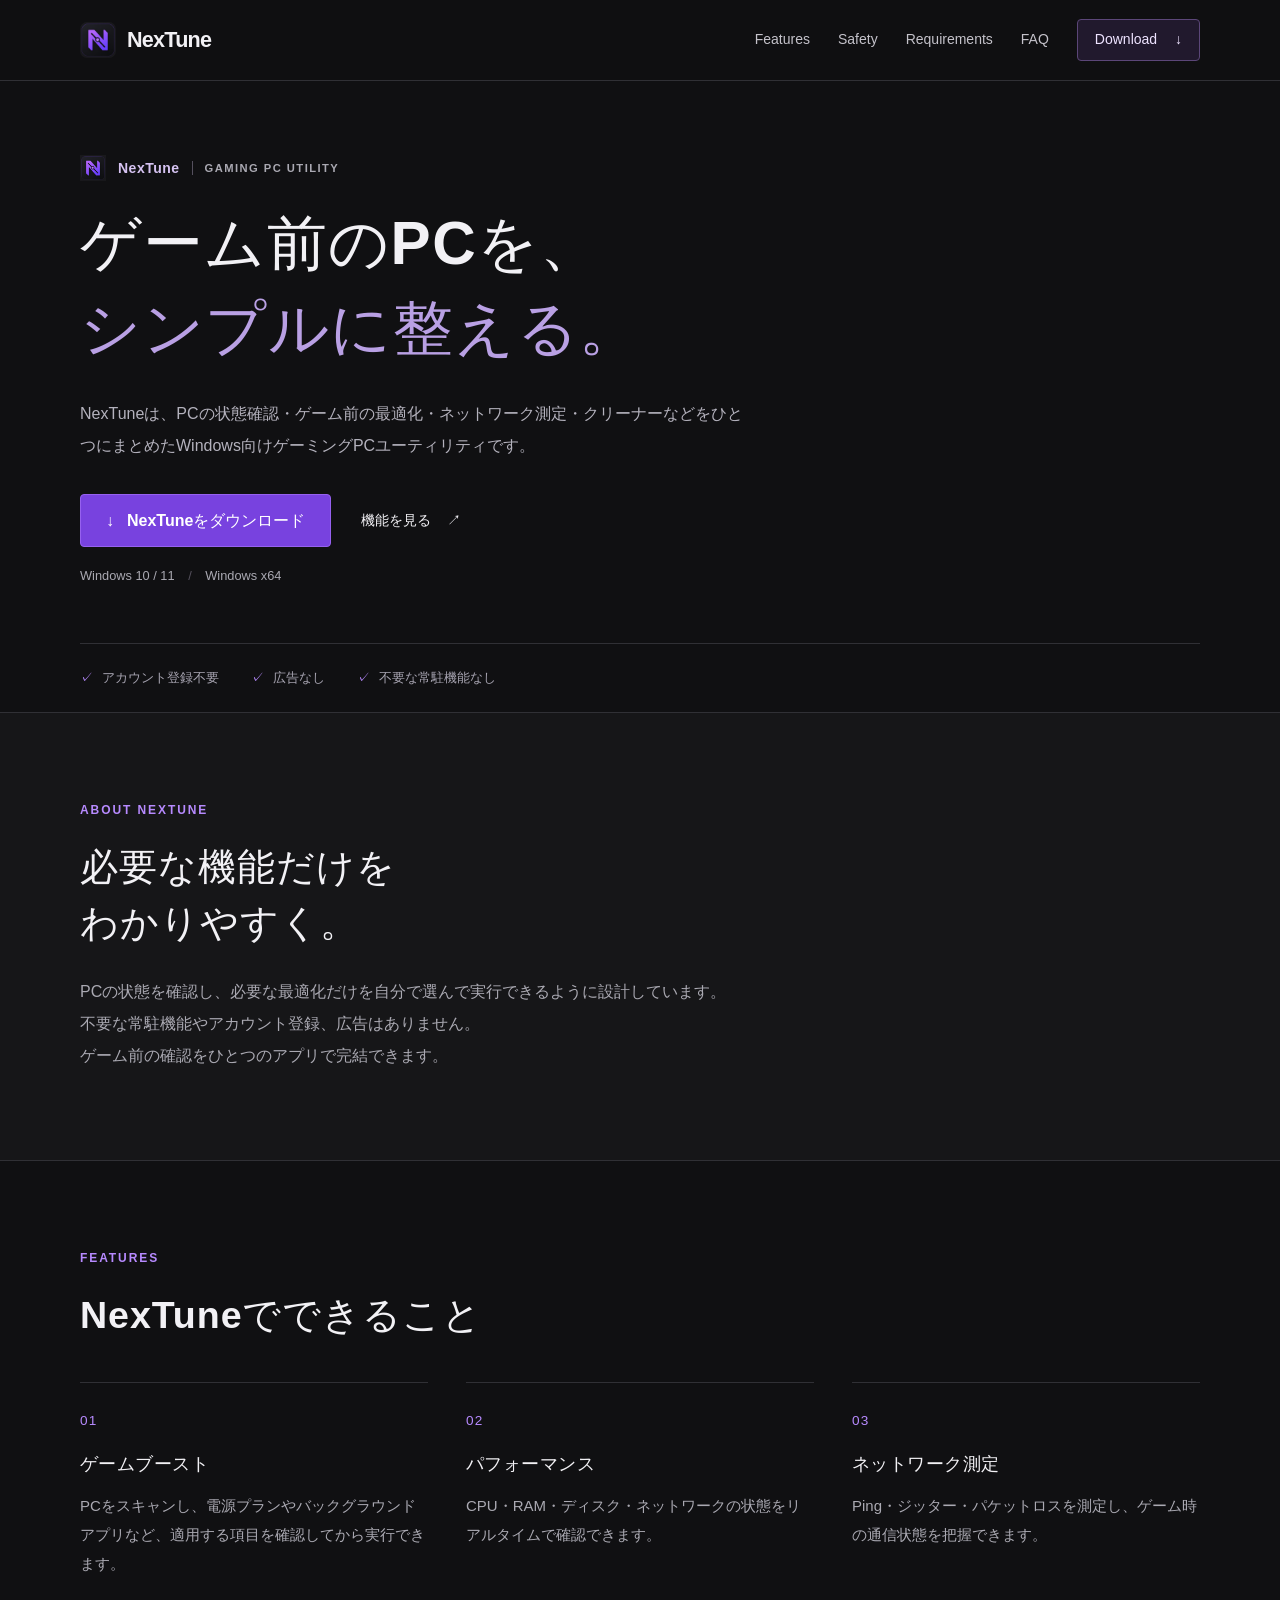
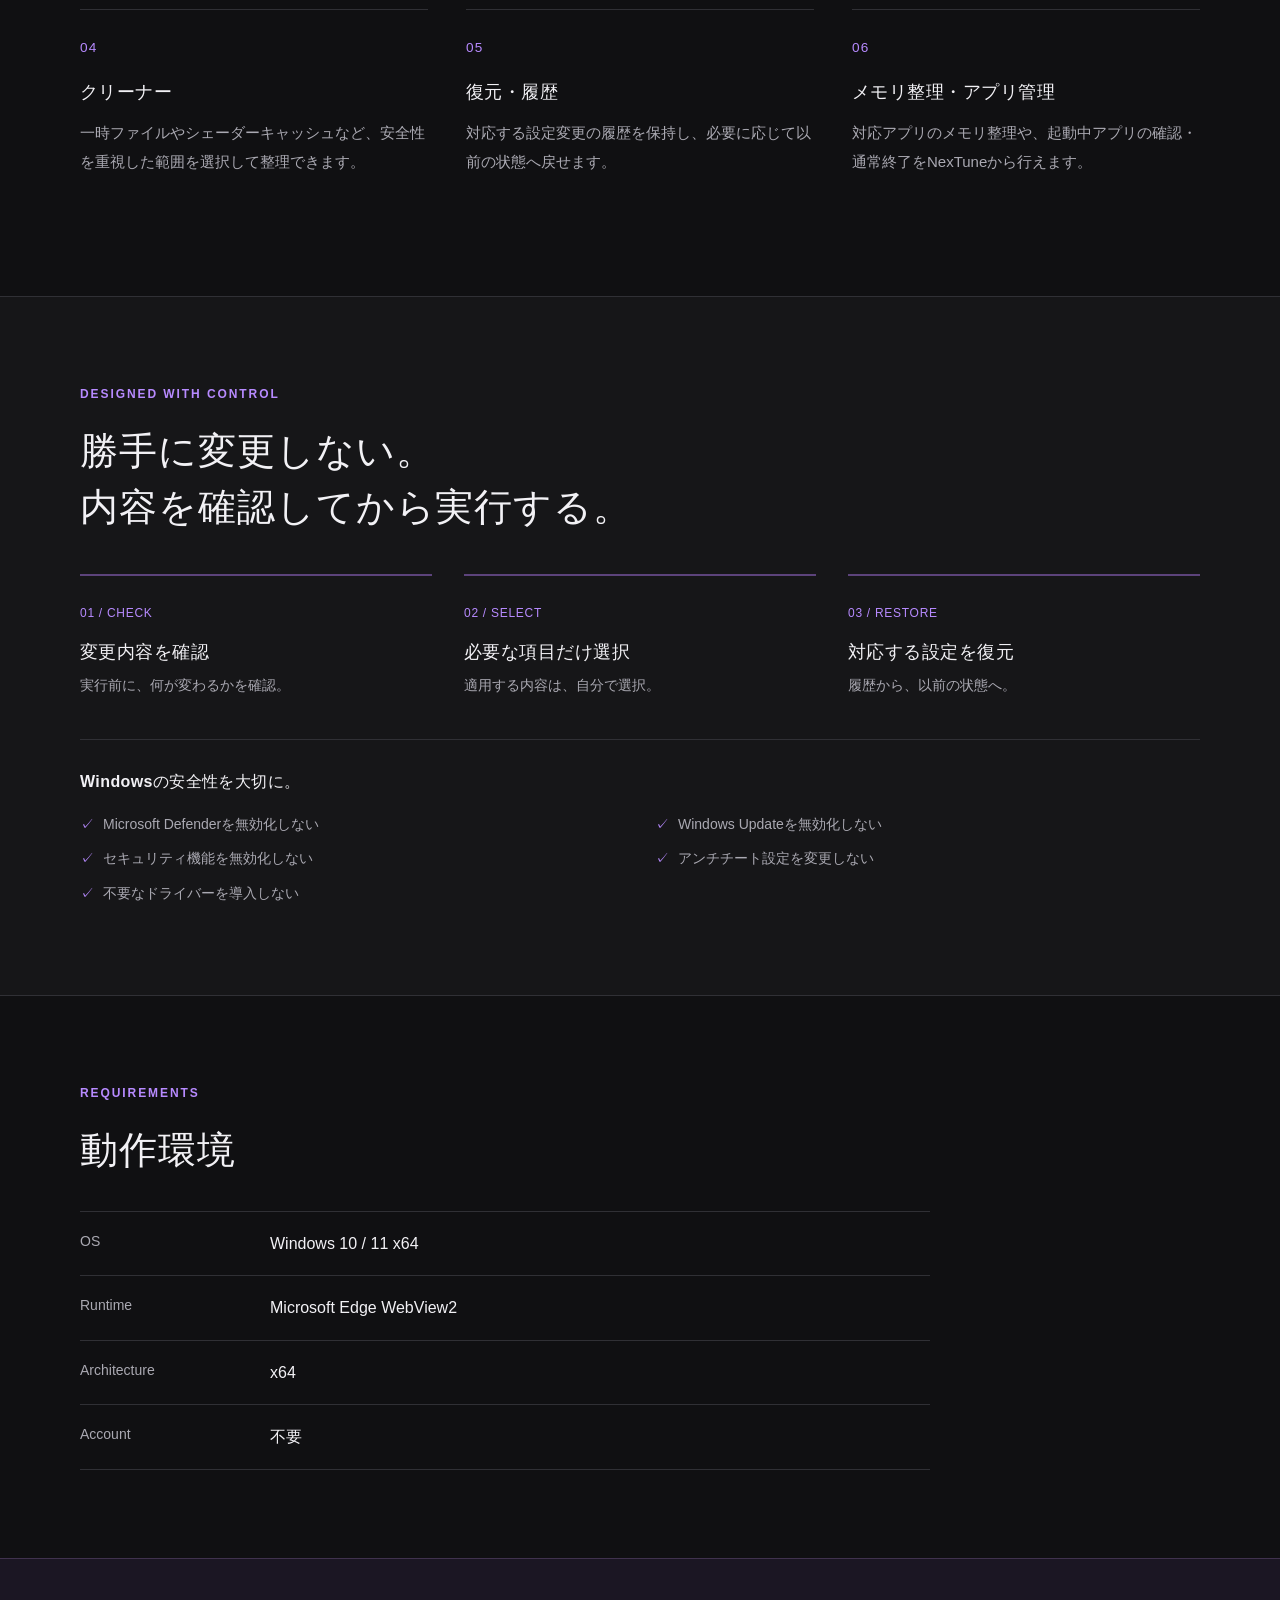
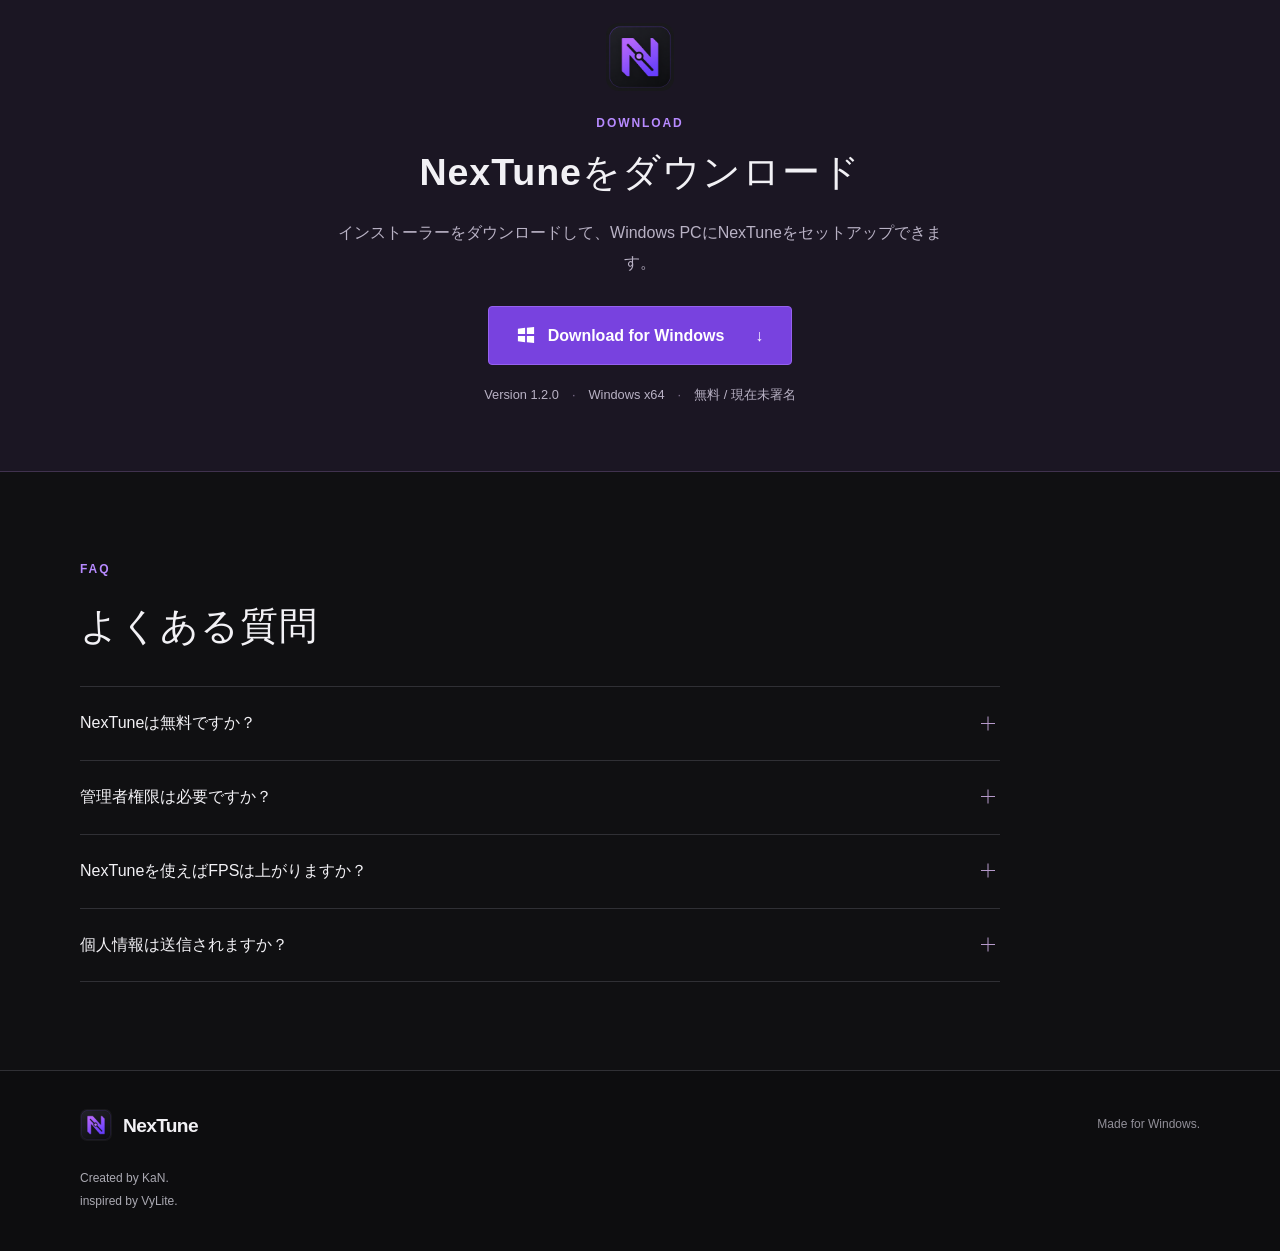
<file: index.html>
<!doctype html>
<html lang="ja">
<head>
  <meta charset="utf-8">
  <meta name="viewport" content="width=device-width, initial-scale=1">
  <title>NexTune — Gaming PC Utility</title>
  <meta name="description" content="ゲーム前のPCを、シンプルに整える。NexTuneはPC状態確認・ゲームブースト・ネットワーク測定・クリーナーなどをまとめたWindows向けゲーミングPCユーティリティ。">
  <meta name="theme-color" content="#101012">
  <link rel="icon" href="assets/icons/favicon.ico" sizes="any">
  <link rel="icon" type="image/png" sizes="32x32" href="assets/icons/favicon-32x32.png">
  <link rel="apple-touch-icon" sizes="180x180" href="assets/icons/apple-touch-icon.png">
  <meta property="og:type" content="website">
  <meta property="og:locale" content="ja_JP">
  <meta property="og:site_name" content="NexTune">
  <meta property="og:title" content="NexTune — Gaming PC Utility">
  <meta property="og:description" content="ゲーム前のPCを、シンプルに整える。Windows向けゲーミングPCユーティリティ。">
  
  <meta property="og:image" content="assets/og/nextune-og.png">
  <meta property="og:image:width" content="1200">
  <meta property="og:image:height" content="630">
  <meta property="og:image:alt" content="NexTune — ゲーム前のPCを、シンプルに整える。">
  <meta name="twitter:card" content="summary_large_image">
  <meta name="twitter:title" content="NexTune — Gaming PC Utility">
  <meta name="twitter:description" content="ゲーム前のPCを、シンプルに整える。Windows向けゲーミングPCユーティリティ。">
  <meta name="twitter:image" content="assets/og/nextune-og.png">
  <meta name="twitter:image:alt" content="NexTune — ゲーム前のPCを、シンプルに整える。">
  <link rel="stylesheet" href="style.css">
  <script src="script.js" defer></script>
</head>
<body>
  <a class="skip-link" href="#main">本文へスキップ</a>
  <header class="header">
    <div class="container header-inner">
      <a class="brand" href="#" aria-label="NexTune トップへ"><img src="assets/icons/icon-192.png" width="36" height="36" alt=""><span>NexTune</span></a>
      <button class="menu-toggle" type="button" aria-expanded="false" aria-controls="navigation" aria-label="メニューを開く"><span></span><span></span></button>
      <nav id="navigation" aria-label="メインナビゲーション">
        <a href="#features">Features</a><a href="#safety">Safety</a><a href="#requirements">Requirements</a><a href="#faq">FAQ</a><a class="nav-download" href="#download">Download <span aria-hidden="true">↓</span></a>
      </nav>
    </div>
  </header>
  <main id="main">
    <section class="hero container" aria-labelledby="hero-title">
      <p class="eyebrow hero-label"><img src="assets/icons/icon-192.png" width="26" height="26" alt="">NexTune <span class="label-divider"></span><span>GAMING PC UTILITY</span></p>
      <h1 id="hero-title">ゲーム前のPCを、<br><span>シンプルに整える。</span></h1>
      <p class="hero-description">NexTuneは、PCの状態確認・ゲーム前の最適化・ネットワーク測定・クリーナーなどをひとつにまとめたWindows向けゲーミングPCユーティリティです。</p>
      <div class="hero-actions"><a class="button primary" href="#download"><span aria-hidden="true">↓</span> NexTuneをダウンロード</a><a class="text-link" href="#features">機能を見る <span aria-hidden="true">↗</span></a></div>
      <p class="compatibility">Windows 10 / 11 <span aria-hidden="true">/</span> Windows x64</p>
      <div class="hero-bottom"><span>アカウント登録不要</span><span>広告なし</span><span>不要な常駐機能なし</span></div>
    </section>
    <section class="section about" aria-labelledby="about-title">
      <div class="container"><p class="eyebrow">ABOUT NEXTUNE</p><h2 id="about-title">必要な機能だけを<br>わかりやすく。</h2><p class="section-description">PCの状態を確認し、必要な最適化だけを自分で選んで実行できるように設計しています。<br>不要な常駐機能やアカウント登録、広告はありません。<br>ゲーム前の確認をひとつのアプリで完結できます。</p></div>
    </section>
    <section class="section container" id="features" aria-labelledby="features-title">
      <p class="eyebrow">FEATURES</p><h2 id="features-title">NexTuneでできること</h2>
      <div class="feature-grid">
        <article class="feature"><span class="number">01</span><h3>ゲームブースト</h3><p>PCをスキャンし、電源プランやバックグラウンドアプリなど、適用する項目を確認してから実行できます。</p></article>
        <article class="feature"><span class="number">02</span><h3>パフォーマンス</h3><p>CPU・RAM・ディスク・ネットワークの状態をリアルタイムで確認できます。</p></article>
        <article class="feature"><span class="number">03</span><h3>ネットワーク測定</h3><p>Ping・ジッター・パケットロスを測定し、ゲーム時の通信状態を把握できます。</p></article>
        <article class="feature"><span class="number">04</span><h3>クリーナー</h3><p>一時ファイルやシェーダーキャッシュなど、安全性を重視した範囲を選択して整理できます。</p></article>
        <article class="feature"><span class="number">05</span><h3>復元・履歴</h3><p>対応する設定変更の履歴を保持し、必要に応じて以前の状態へ戻せます。</p></article>
        <article class="feature"><span class="number">06</span><h3>メモリ整理・アプリ管理</h3><p>対応アプリのメモリ整理や、起動中アプリの確認・通常終了をNexTuneから行えます。</p></article>
      </div>
    </section>
    <section class="section safety" id="safety" aria-labelledby="safety-title"><div class="container">
      <p class="eyebrow">DESIGNED WITH CONTROL</p><h2 id="safety-title">勝手に変更しない。<br>内容を確認してから実行する。</h2>
      <div class="control-steps"><div><span class="step-number">01 / CHECK</span><h3>変更内容を確認</h3><p>実行前に、何が変わるかを確認。</p></div><div><span class="step-number">02 / SELECT</span><h3>必要な項目だけ選択</h3><p>適用する内容は、自分で選択。</p></div><div><span class="step-number">03 / RESTORE</span><h3>対応する設定を復元</h3><p>履歴から、以前の状態へ。</p></div></div>
      <div class="safety-boundary"><h3>Windowsの安全性を大切に。</h3><ul class="check-list"><li>Microsoft Defenderを無効化しない</li><li>Windows Updateを無効化しない</li><li>セキュリティ機能を無効化しない</li><li>アンチチート設定を変更しない</li><li>不要なドライバーを導入しない</li></ul></div>
    </div></section>
    <section class="section container requirements" id="requirements" aria-labelledby="requirements-title"><p class="eyebrow">REQUIREMENTS</p><h2 id="requirements-title">動作環境</h2><dl class="specs"><div><dt>OS</dt><dd>Windows 10 / 11 x64</dd></div><div><dt>Runtime</dt><dd>Microsoft Edge WebView2</dd></div><div><dt>Architecture</dt><dd>x64</dd></div><div><dt>Account</dt><dd>不要</dd></div></dl></section>
    <section class="download-section" id="download" aria-labelledby="download-title"><div class="container download-inner"><img class="download-icon" src="assets/icons/icon-192.png" width="68" height="68" alt="NexTuneアイコン"><p class="eyebrow">DOWNLOAD</p><h2 id="download-title">NexTuneをダウンロード</h2><p>インストーラーをダウンロードして、Windows PCにNexTuneをセットアップできます。</p>
      <a class="button primary download-button" href="downloads/NexTune_1.2.0_x64-setup.exe" download><svg width="18" height="18" viewBox="0 0 20 20" aria-hidden="true"><path fill="currentColor" d="M1 3 9 2v7H1zm10-1 8-1v8h-8zM1 11h8v7l-8-1zm10 0h8v8l-8-1z"/></svg>Download for Windows <span aria-hidden="true">↓</span></a>
      <!-- VERSION: リリース時は表示バージョンと上のexeファイル名を併せて更新してください。 -->
      <p class="download-meta">Version <span id="release-version">1.2.0</span><span aria-hidden="true">·</span>Windows x64<span aria-hidden="true">·</span>無料 / 現在未署名</p>
      <!-- Code signing: SignPath Foundationの正式承認と配布exeの署名完了を確認後にのみ、以下のセクションを有効にしてください。
      <section class="code-signing" aria-labelledby="code-signing-title">
        <h3 id="code-signing-title">Code signing</h3>
        <p>Free code signing provided by SignPath.io, certificate by SignPath Foundation.</p>
      </section>
      -->
    </div></section>
    <section class="section container faq" id="faq" aria-labelledby="faq-title"><p class="eyebrow">FAQ</p><h2 id="faq-title">よくある質問</h2>
      <div class="faq-list">
        <details><summary>NexTuneは無料ですか？<span class="plus" aria-hidden="true"></span></summary><div class="answer"><p>はい。NexTuneは無料で利用できます。</p></div></details>
        <details><summary>管理者権限は必要ですか？<span class="plus" aria-hidden="true"></span></summary><div class="answer"><p>通常の機能は標準ユーザー権限で利用できます。操作内容によってWindows側の確認が表示される場合があります。</p></div></details>
        <details><summary>NexTuneを使えばFPSは上がりますか？<span class="plus" aria-hidden="true"></span></summary><div class="answer"><p>NexTuneはゲーム前のPC状態確認や不要な負荷の整理を補助するツールです。FPSの向上を保証するものではありません。</p></div></details>
        <details><summary>個人情報は送信されますか？<span class="plus" aria-hidden="true"></span></summary><div class="answer"><p>アカウント登録や広告用のテレメトリーはありません。ネットワーク測定はユーザーが実行した場合のみ行います。</p></div></details>
      </div>
    </section>
  </main>
  <footer class="footer"><div class="container footer-inner"><div><a class="brand" href="#" aria-label="NexTune トップへ"><img src="assets/icons/icon-192.png" width="32" height="32" alt=""><span>NexTune</span></a><p class="credits">Created by KaN.<br>inspired by VyLite.</p></div><span class="footer-platform">Made for Windows.</span></div></footer>
</body>
</html>
</file>
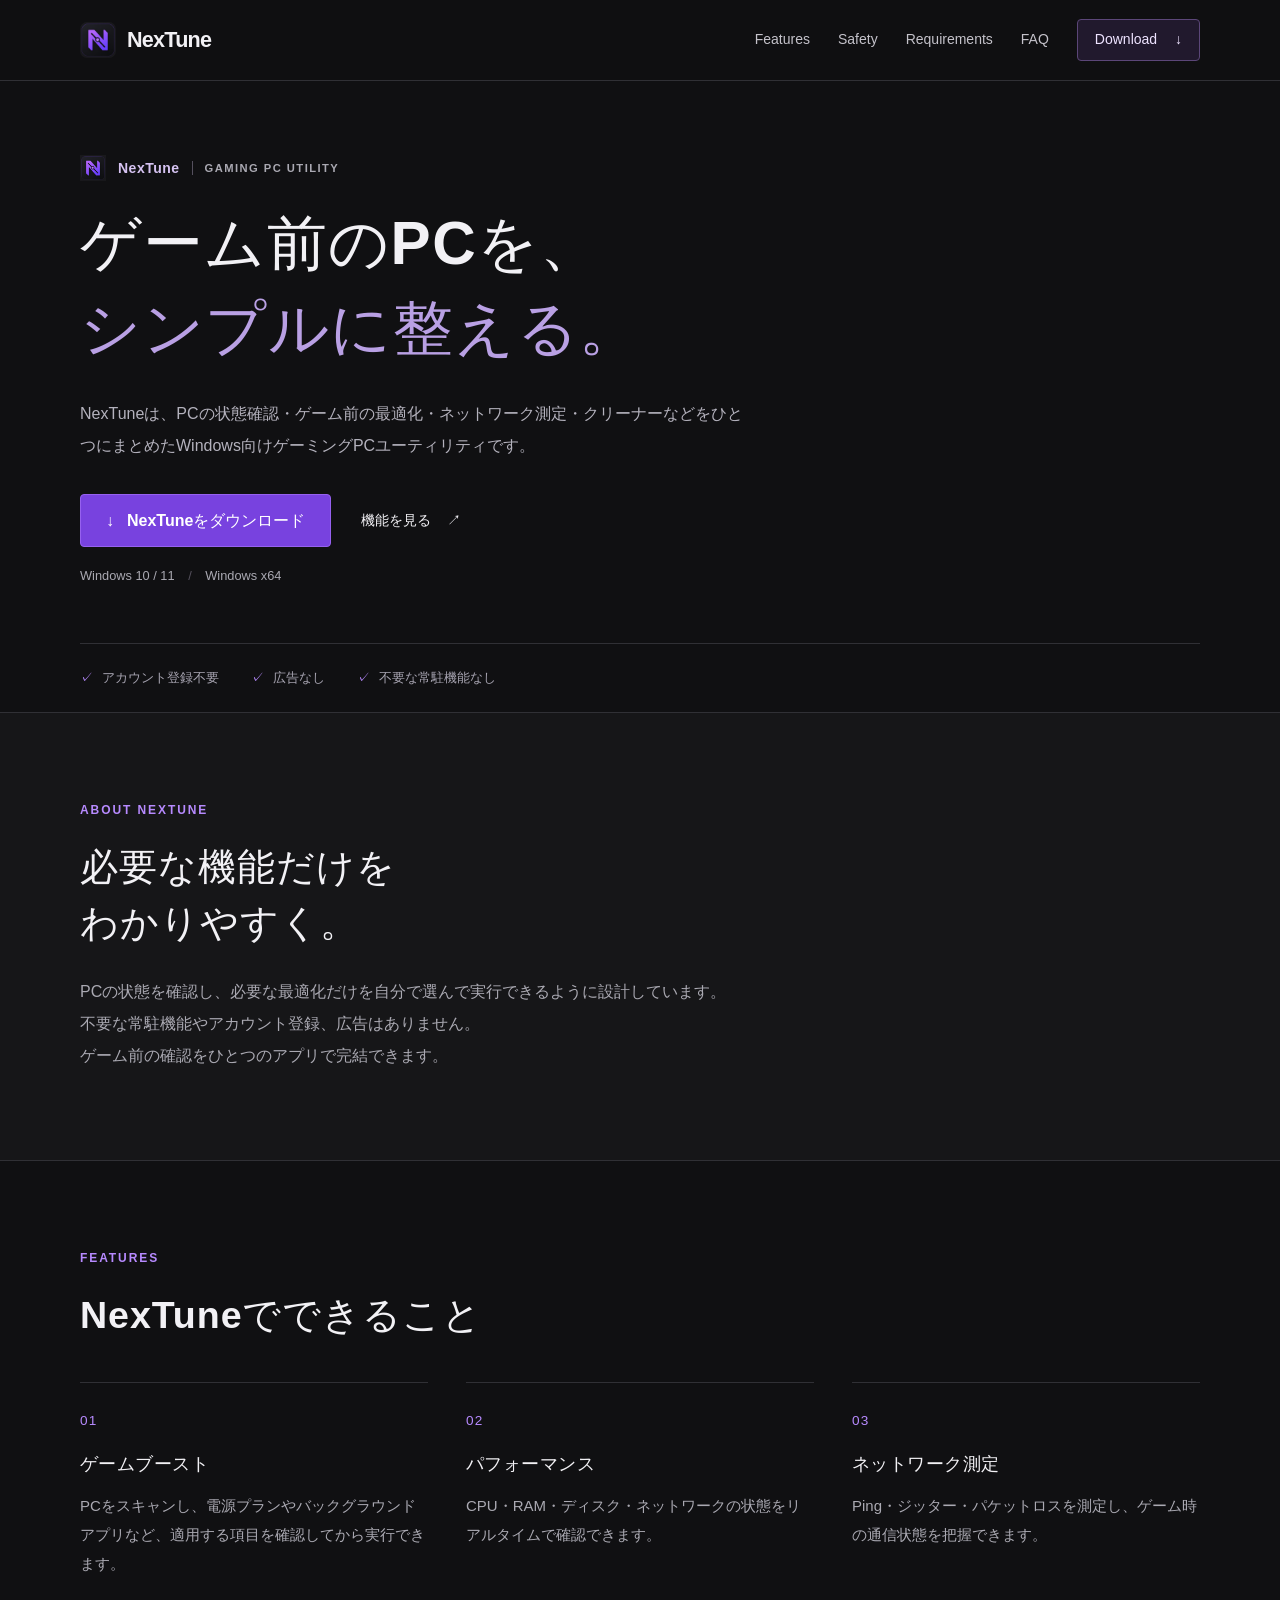
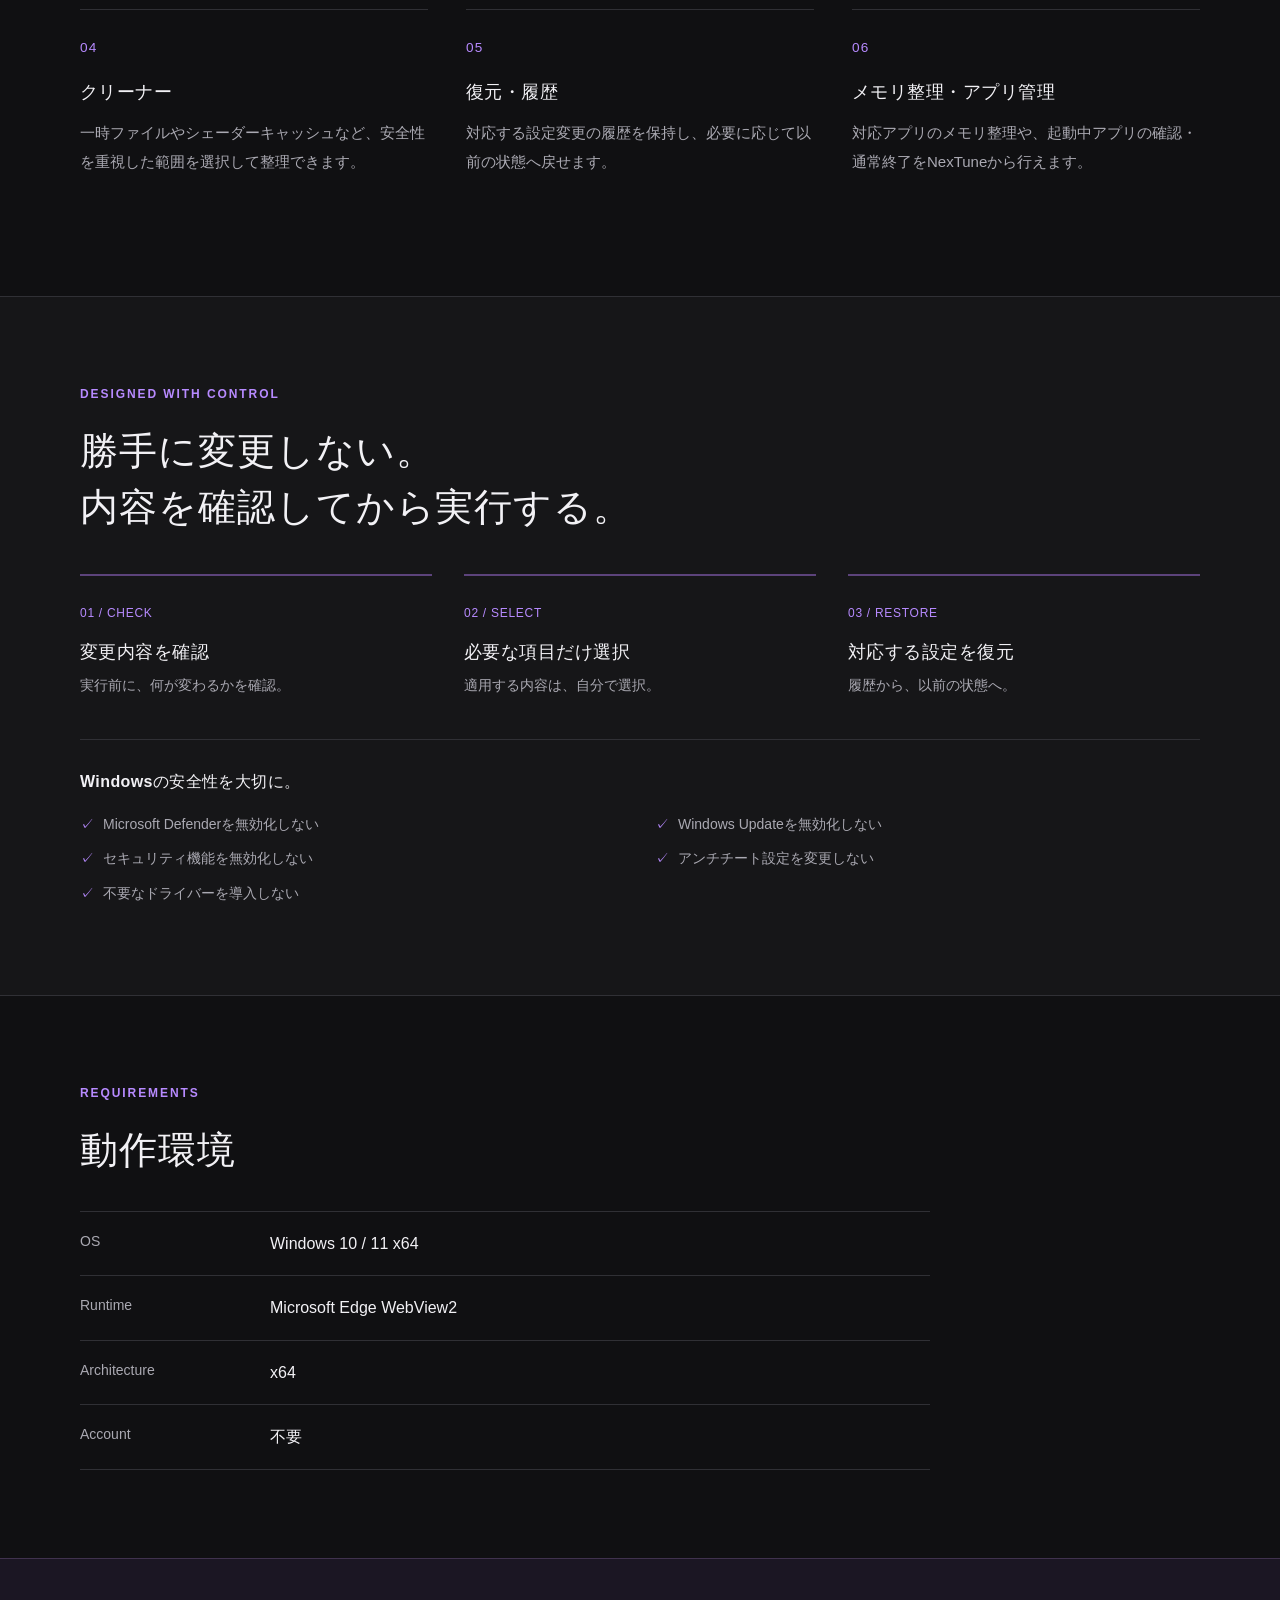
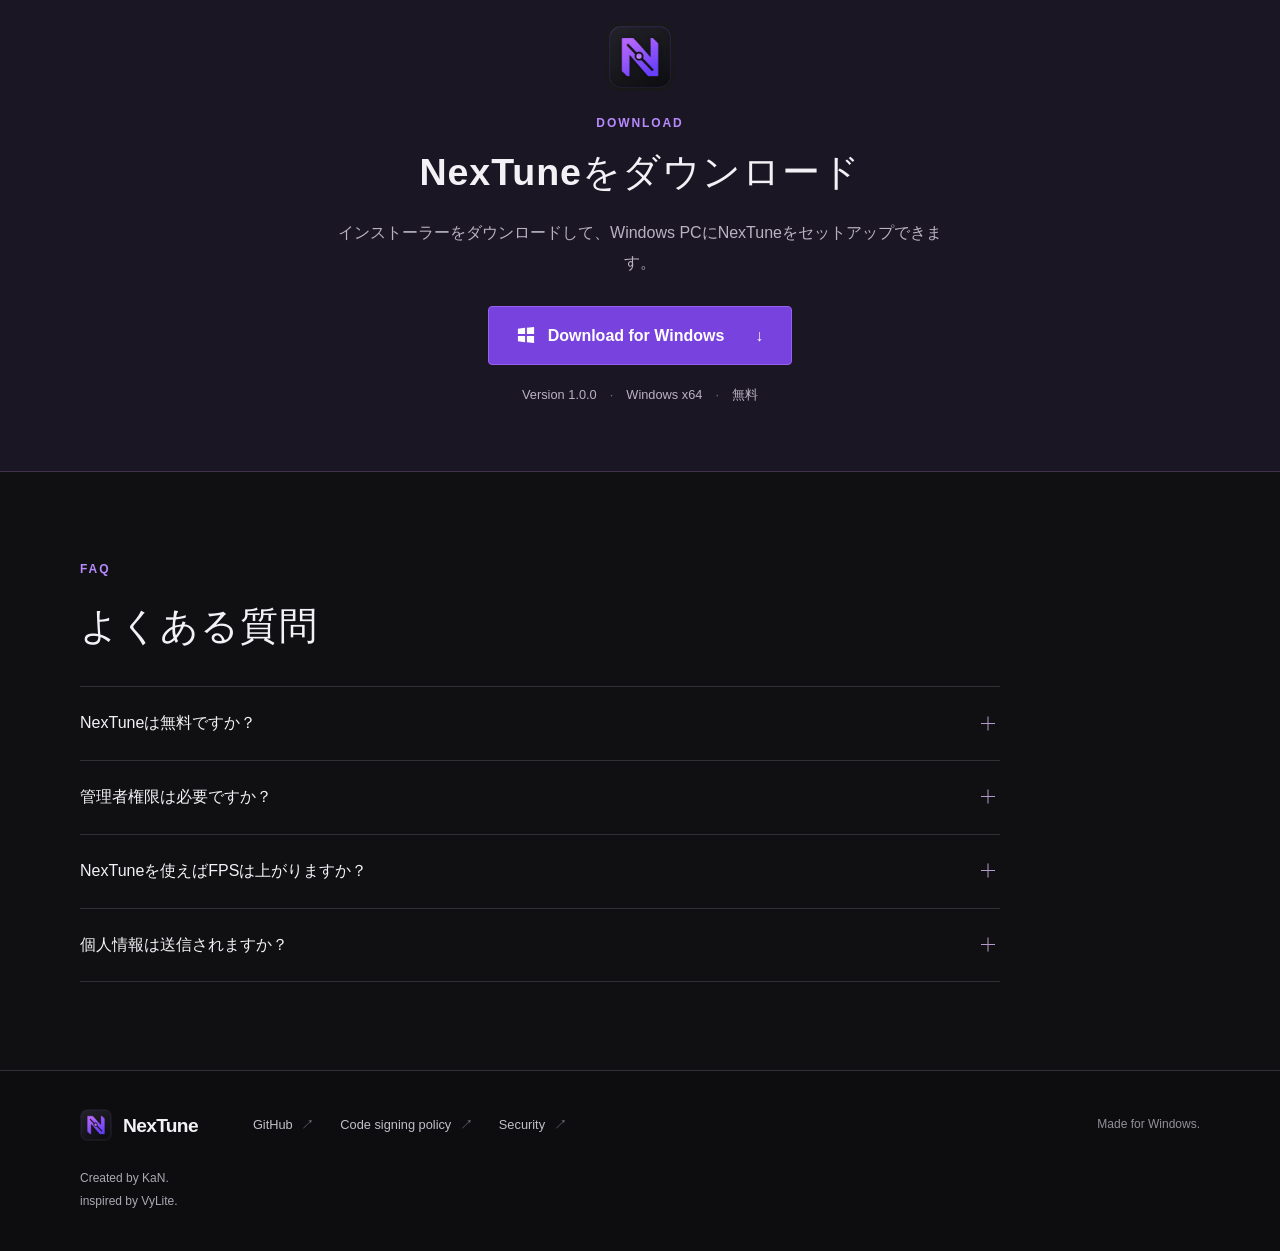
<file: nextune-site/index.html>
<!doctype html>
<html lang="ja">
<head>
  <meta charset="utf-8">
  <meta name="viewport" content="width=device-width, initial-scale=1">
  <title>NexTune — Gaming PC Utility</title>
  <meta name="description" content="ゲーム前のPCを、シンプルに整える。NexTuneはPC状態確認・ゲームブースト・ネットワーク測定・クリーナーなどをまとめたWindows向けゲーミングPCユーティリティです。">
  <meta name="theme-color" content="#101012">
  <link rel="icon" href="assets/icons/favicon.ico" sizes="any">
  <link rel="icon" type="image/png" sizes="32x32" href="assets/icons/favicon-32x32.png">
  <link rel="apple-touch-icon" sizes="180x180" href="assets/icons/apple-touch-icon.png">
  <meta property="og:type" content="website">
  <meta property="og:locale" content="ja_JP">
  <meta property="og:site_name" content="NexTune">
  <meta property="og:title" content="NexTune — Gaming PC Utility">
  <meta property="og:description" content="ゲーム前のPCを、シンプルに整える。Windows向けゲーミングPCユーティリティ。">
  <!-- 公開先が決まるまでは、ご指定に合わせて相対パスを使用。SNS向けの絶対URL設定はREADMEを参照。 -->
  <meta property="og:image" content="assets/og/nextune-og.png">
  <meta property="og:image:width" content="1200">
  <meta property="og:image:height" content="630">
  <meta property="og:image:alt" content="NexTune — ゲーム前のPCを、シンプルに整える。">
  <meta name="twitter:card" content="summary_large_image">
  <meta name="twitter:title" content="NexTune — Gaming PC Utility">
  <meta name="twitter:description" content="ゲーム前のPCを、シンプルに整える。Windows向けゲーミングPCユーティリティ。">
  <meta name="twitter:image" content="assets/og/nextune-og.png">
  <meta name="twitter:image:alt" content="NexTune — ゲーム前のPCを、シンプルに整える。">
  <link rel="stylesheet" href="style.css">
  <script src="script.js" defer></script>
</head>
<body>
  <a class="skip-link" href="#main">本文へスキップ</a>
  <header class="header">
    <div class="container header-inner">
      <a class="brand" href="#" aria-label="NexTune トップへ"><img src="assets/icons/icon-192.png" width="36" height="36" alt=""><span>NexTune</span></a>
      <button class="menu-toggle" type="button" aria-expanded="false" aria-controls="navigation" aria-label="メニューを開く"><span></span><span></span></button>
      <nav id="navigation" aria-label="メインナビゲーション">
        <a href="#features">Features</a><a href="#safety">Safety</a><a href="#requirements">Requirements</a><a href="#faq">FAQ</a><a class="nav-download" href="#download">Download <span aria-hidden="true">↓</span></a>
      </nav>
    </div>
  </header>
  <main id="main">
    <section class="hero container" aria-labelledby="hero-title">
      <p class="eyebrow hero-label"><img src="assets/icons/icon-192.png" width="26" height="26" alt="">NexTune <span class="label-divider"></span><span>GAMING PC UTILITY</span></p>
      <h1 id="hero-title">ゲーム前のPCを、<br><span>シンプルに整える。</span></h1>
      <p class="hero-description">NexTuneは、PCの状態確認・ゲーム前の最適化・ネットワーク測定・クリーナーなどをひとつにまとめたWindows向けゲーミングPCユーティリティです。</p>
      <div class="hero-actions"><a class="button primary" href="#download"><span aria-hidden="true">↓</span> NexTuneをダウンロード</a><a class="text-link" href="#features">機能を見る <span aria-hidden="true">↗</span></a></div>
      <p class="compatibility">Windows 10 / 11 <span aria-hidden="true">/</span> Windows x64</p>
      <div class="hero-bottom"><span>アカウント登録不要</span><span>広告なし</span><span>不要な常駐機能なし</span></div>
    </section>
    <section class="section about" aria-labelledby="about-title">
      <div class="container"><p class="eyebrow">ABOUT NEXTUNE</p><h2 id="about-title">必要な機能だけを<br>わかりやすく。</h2><p class="section-description">PCの状態を確認し、必要な最適化だけを自分で選んで実行できるように設計しています。<br>不要な常駐機能やアカウント登録、広告はありません。<br>ゲーム前の確認をひとつのアプリで完結できます。</p></div>
    </section>
    <section class="section container" id="features" aria-labelledby="features-title">
      <p class="eyebrow">FEATURES</p><h2 id="features-title">NexTuneでできること</h2>
      <div class="feature-grid">
        <article class="feature"><span class="number">01</span><h3>ゲームブースト</h3><p>PCをスキャンし、電源プランやバックグラウンドアプリなど、適用する項目を確認してから実行できます。</p></article>
        <article class="feature"><span class="number">02</span><h3>パフォーマンス</h3><p>CPU・RAM・ディスク・ネットワークの状態をリアルタイムで確認できます。</p></article>
        <article class="feature"><span class="number">03</span><h3>ネットワーク測定</h3><p>Ping・ジッター・パケットロスを測定し、ゲーム時の通信状態を把握できます。</p></article>
        <article class="feature"><span class="number">04</span><h3>クリーナー</h3><p>一時ファイルやシェーダーキャッシュなど、安全性を重視した範囲を選択して整理できます。</p></article>
        <article class="feature"><span class="number">05</span><h3>復元・履歴</h3><p>対応する設定変更の履歴を保持し、必要に応じて以前の状態へ戻せます。</p></article>
        <article class="feature"><span class="number">06</span><h3>メモリ整理・アプリ管理</h3><p>対応アプリのメモリ整理や、起動中アプリの確認・通常終了をNexTuneから行えます。</p></article>
      </div>
    </section>
    <section class="section safety" id="safety" aria-labelledby="safety-title"><div class="container">
      <p class="eyebrow">DESIGNED WITH CONTROL</p><h2 id="safety-title">勝手に変更しない。<br>内容を確認してから実行する。</h2>
      <div class="control-steps"><div><span class="step-number">01 / CHECK</span><h3>変更内容を確認</h3><p>実行前に、何が変わるかを確認。</p></div><div><span class="step-number">02 / SELECT</span><h3>必要な項目だけ選択</h3><p>適用する内容は、自分で選択。</p></div><div><span class="step-number">03 / RESTORE</span><h3>対応する設定を復元</h3><p>履歴から、以前の状態へ。</p></div></div>
      <div class="safety-boundary"><h3>Windowsの安全性を大切に。</h3><ul class="check-list"><li>Microsoft Defenderを無効化しない</li><li>Windows Updateを無効化しない</li><li>セキュリティ機能を無効化しない</li><li>アンチチート設定を変更しない</li><li>不要なドライバーを導入しない</li></ul></div>
    </div></section>
    <section class="section container requirements" id="requirements" aria-labelledby="requirements-title"><p class="eyebrow">REQUIREMENTS</p><h2 id="requirements-title">動作環境</h2><dl class="specs"><div><dt>OS</dt><dd>Windows 10 / 11 x64</dd></div><div><dt>Runtime</dt><dd>Microsoft Edge WebView2</dd></div><div><dt>Architecture</dt><dd>x64</dd></div><div><dt>Account</dt><dd>不要</dd></div></dl></section>
    <section class="download-section" id="download" aria-labelledby="download-title"><div class="container download-inner"><img class="download-icon" src="assets/icons/icon-192.png" width="68" height="68" alt="NexTuneアイコン"><p class="eyebrow">DOWNLOAD</p><h2 id="download-title">NexTuneをダウンロード</h2><p>インストーラーをダウンロードして、Windows PCにNexTuneをセットアップできます。</p>
      <a class="button primary download-button" href="downloads/NexTune_1.0.0_x64-setup.exe" download><svg width="18" height="18" viewBox="0 0 20 20" aria-hidden="true"><path fill="currentColor" d="M1 3 9 2v7H1zm10-1 8-1v8h-8zM1 11h8v7l-8-1zm10 0h8v8l-8-1z"/></svg>Download for Windows <span aria-hidden="true">↓</span></a>
      <!-- VERSION: リリース時は表示バージョンと上のexeファイル名を併せて更新してください。 -->
      <p class="download-meta">Version <span id="release-version">1.0.0</span><span aria-hidden="true">·</span>Windows x64<span aria-hidden="true">·</span>無料</p>
      <!-- Code signing: SignPath Foundationの正式承認と配布exeの署名完了を確認後にのみ、以下のセクションを有効にしてください。
      <section class="code-signing" aria-labelledby="code-signing-title">
        <h3 id="code-signing-title">Code signing</h3>
        <p>Free code signing provided by SignPath.io, certificate by SignPath Foundation.</p>
      </section>
      -->
    </div></section>
    <section class="section container faq" id="faq" aria-labelledby="faq-title"><p class="eyebrow">FAQ</p><h2 id="faq-title">よくある質問</h2>
      <div class="faq-list">
        <details><summary>NexTuneは無料ですか？<span class="plus" aria-hidden="true"></span></summary><div class="answer"><p>はい。NexTuneは無料で利用できます。</p></div></details>
        <details><summary>管理者権限は必要ですか？<span class="plus" aria-hidden="true"></span></summary><div class="answer"><p>通常の機能は標準ユーザー権限で利用できます。操作内容によってWindows側の確認が表示される場合があります。</p></div></details>
        <details><summary>NexTuneを使えばFPSは上がりますか？<span class="plus" aria-hidden="true"></span></summary><div class="answer"><p>NexTuneはゲーム前のPC状態確認や不要な負荷の整理を補助するツールです。FPSの向上を保証するものではありません。</p></div></details>
        <details><summary>個人情報は送信されますか？<span class="plus" aria-hidden="true"></span></summary><div class="answer"><p>アカウント登録や広告用のテレメトリーはありません。ネットワーク測定はユーザーが実行した場合のみ行います。</p></div></details>
      </div>
    </section>
  </main>
  <footer class="footer"><div class="container footer-inner"><div><a class="brand" href="#" aria-label="NexTune トップへ"><img src="assets/icons/icon-192.png" width="32" height="32" alt=""><span>NexTune</span></a><p class="credits">Created by KaN.<br>inspired by VyLite.</p></div><nav aria-label="関連リンク"><a href="https://github.com/KaN1112/nextune-app">GitHub <span aria-hidden="true">↗</span></a><a href="https://github.com/KaN1112/nextune-app/blob/main/CODE_SIGNING_POLICY.md">Code signing policy <span aria-hidden="true">↗</span></a><a href="https://github.com/KaN1112/nextune-app/blob/main/SECURITY.md">Security <span aria-hidden="true">↗</span></a></nav><span class="footer-platform">Made for Windows.</span></div></footer>
</body>
</html>
</file>
<file: style.css>
:root{color-scheme:dark;--bg:#101012;--surface:#161618;--text:#f2f1f5;--muted:#aaa9b2;--line:#303035;--purple:#b78aff;--button:#7842df;--width:1120px;font-family:"Segoe UI","Yu Gothic UI","Hiragino Kaku Gothic ProN",Meiryo,sans-serif;font-synthesis:none}
*{box-sizing:border-box}html{scroll-behavior:smooth;scroll-padding-top:100px}body{margin:0;background:var(--bg);color:var(--text);font-size:16px;line-height:1.85}a{color:inherit;text-decoration:none}button{font:inherit}img{display:block;max-width:100%;height:auto}svg{flex-shrink:0}h1,h2,h3,p{margin:0}h1,h2,h3{line-height:1.5;letter-spacing:.025em;overflow-wrap:anywhere}p{line-break:strict;overflow-wrap:anywhere}h2{font-size:clamp(1.75rem,3vw,2.35rem);font-weight:650}h3{font-size:1.15rem;font-weight:600}a,button,summary{-webkit-tap-highlight-color:transparent}a:focus-visible,button:focus-visible,summary:focus-visible{outline:2px solid #d0acff;outline-offset:6px;border-radius:2px}.container{width:min(var(--width),calc(100% - 96px));margin-inline:auto}.section{padding-block:88px}.eyebrow{color:var(--purple);font-size:.75rem;font-weight:650;letter-spacing:.16em;line-height:1.5;margin-bottom:20px}.section-description{max-width:720px;margin-top:24px;color:var(--muted);line-height:2}.header{position:sticky;top:0;z-index:20;background:rgba(16,16,18,.97);border-bottom:1px solid var(--line)}.header-inner{display:flex;align-items:center;justify-content:space-between;min-height:80px;gap:24px}.brand{display:inline-flex;gap:11px;align-items:center;font-size:1.35rem;line-height:1;font-weight:650;letter-spacing:-.035em}.brand img{border-radius:7px}.header nav{display:flex;align-items:center;gap:28px;font-size:.875rem;color:#c4c2ca}.header nav a:hover,.footer a:hover,.text-link:hover{color:var(--purple)}.nav-download{padding:7px 17px;border:1px solid #5b4678;border-radius:4px;background:#21192d;color:#eee3ff}.nav-download span{padding-left:14px}.menu-toggle{display:none}.skip-link{position:fixed;left:16px;top:-100px;background:white;color:black;padding:8px 16px;z-index:100}.skip-link:focus{top:12px}
.hero{padding-top:74px}.hero-label{display:flex;align-items:center;gap:12px;font-size:.875rem;letter-spacing:.035em;color:#d6c3f2}.hero-label>span:last-child{font-size:.7rem;letter-spacing:.13em;color:var(--muted)}.label-divider{height:14px;width:1px;background:#55505e}.hero h1{font-size:clamp(2.5rem,4.7vw,4rem);font-weight:650;line-height:1.42;letter-spacing:.025em}.hero h1>span{color:#b9a0e4}.hero-description{max-width:675px;color:#b4b2bd;margin-top:26px;line-height:2}.hero-actions{display:flex;align-items:center;gap:30px;margin-top:32px}.button{display:inline-flex;align-items:center;justify-content:center;gap:13px;padding:13px 25px;border:1px solid #9661ef;border-radius:4px;font-weight:600;line-height:1.6;transition:background .18s}.primary{background:var(--button);color:#fff}.primary:hover{background:#8954ec}.text-link{font-size:.9rem;transition:color .18s}.text-link span{margin-left:12px}.compatibility{font-size:.8rem;color:var(--muted);margin-top:17px}.compatibility span{margin:0 10px;color:#55515d}.hero-bottom{border-top:1px solid var(--line);margin-top:55px;display:flex;gap:32px;padding-block:22px;color:#a6a3b0;font-size:.8rem}.hero-bottom span:before{content:"✓";color:var(--purple);margin-right:9px}.about{background:var(--surface);border-block:1px solid var(--line)}
.feature-grid{display:grid;grid-template-columns:repeat(3,minmax(0,1fr));column-gap:38px;margin-top:39px}.feature{padding:25px 0 31px;border-top:1px solid var(--line)}.number{display:block;font-size:.85rem;letter-spacing:.08em;color:var(--purple);margin-bottom:17px;font-variant-numeric:tabular-nums}.feature h3{margin-bottom:13px}.feature p{font-size:.9375rem;color:var(--muted);line-height:1.95}.safety{background:var(--surface);border-block:1px solid var(--line)}.control-steps{display:grid;grid-template-columns:repeat(3,minmax(0,1fr));gap:32px;margin-top:39px}.control-steps>div{border-top:2px solid #5c437b;padding-top:21px}.step-number{color:var(--purple);font-size:.75rem;letter-spacing:.06em}.control-steps h3{margin-top:11px}.control-steps p{color:var(--muted);font-size:.875rem;margin-top:7px}.safety-boundary{margin-top:40px;padding-top:30px;border-top:1px solid var(--line)}.safety-boundary h3{font-size:1rem}.check-list{list-style:none;padding:0;margin:18px 0 0;display:grid;grid-template-columns:1fr 1fr;gap:9px 30px;color:var(--muted);font-size:.875rem}.check-list li{position:relative;padding-left:23px;overflow-wrap:anywhere}.check-list li:before{content:"✓";position:absolute;left:0;color:var(--purple)}.specs{max-width:850px;margin:32px 0 0}.specs>div{display:grid;grid-template-columns:190px 1fr;padding:17px 0;border-top:1px solid var(--line)}.specs>div:last-child{border-bottom:1px solid var(--line)}dt{color:var(--muted);font-size:.875rem}dd{margin:0;overflow-wrap:anywhere}.download-section{background:#1b1623;border-block:1px solid #40324e;padding:64px 0}.download-inner{text-align:center}.download-icon{margin:0 auto 23px;border-radius:13px}.download-inner .eyebrow{margin-bottom:12px}.download-inner>p:not(.eyebrow){color:#b9b2c5;margin:18px auto 0;max-width:620px}.download-button{margin-top:28px;padding:16px 28px}.download-button>span{margin-left:18px}.download-inner .download-meta{font-size:.8rem}.download-meta>span:not(#release-version){margin-inline:13px;color:#80718f}.faq-list{margin-top:32px;max-width:920px}.faq details{border-top:1px solid var(--line)}.faq details:last-child{border-bottom:1px solid var(--line)}summary{list-style:none;cursor:pointer;padding:22px 0;display:flex;align-items:center;justify-content:space-between;gap:24px;font-weight:500;line-height:1.8}summary::-webkit-details-marker{display:none}.plus{width:14px;height:14px;position:relative;flex-shrink:0;margin-right:5px}.plus:before,.plus:after{content:"";position:absolute;background:#b69acb;top:6px;left:0;width:14px;height:1px}.plus:after{transform:rotate(90deg);transition:transform .2s}details[open] .plus:after{transform:rotate(0)}.answer{overflow:hidden}.answer p{padding:0 28px 24px 0;color:var(--muted);font-size:.9375rem;max-width:800px}.footer{border-top:1px solid var(--line);padding:38px 0;background:#0d0d0f}.footer-inner{display:flex;align-items:flex-start;gap:55px}.footer .brand{font-size:1.2rem}.credits{margin-top:16px;font-size:.75rem;line-height:1.9;color:var(--muted)}.footer nav{display:flex;flex-wrap:wrap;gap:12px 26px;padding-top:4px;font-size:.8rem;color:#c2bfca}.footer nav span{color:#787180;margin-left:5px}.footer-platform{margin-left:auto;padding-top:4px;font-size:.75rem;color:#929099;white-space:nowrap}
@media(min-width:1600px){:root{--width:1200px}.hero{padding-top:88px}.hero h1{font-size:4.25rem}}
@media(max-width:1050px){.header nav{gap:18px}.container{width:calc(100% - 64px)}.feature-grid{column-gap:26px}.footer-inner{gap:35px}.footer-platform{display:none}}
@media(max-width:800px){.header-inner{min-height:70px;flex-wrap:wrap}.menu-toggle{display:flex;flex-direction:column;justify-content:center;gap:6px;width:44px;height:44px;border:1px solid var(--line);border-radius:4px;background:transparent;color:white;padding:11px}.menu-toggle span{height:1px;width:20px;background:currentColor;transition:transform .2s}.menu-toggle[aria-expanded=true] span:first-child{transform:translateY(3.5px) rotate(45deg)}.menu-toggle[aria-expanded=true] span:last-child{transform:translateY(-3.5px) rotate(-45deg)}.header nav{width:100%;flex-direction:column;align-items:stretch;gap:0;padding-bottom:16px}.header nav a{padding:10px 12px}.header nav .nav-download{margin-top:8px}.js .header nav{display:none}.js .header nav.is-open{display:flex}.section{padding-block:64px}.hero{padding-top:53px}.hero h1{font-size:clamp(2.25rem,5.3vw,3.2rem)}.hero-description{max-width:620px}.feature-grid{grid-template-columns:repeat(2,minmax(0,1fr))}.control-steps{gap:22px}.control-steps p{font-size:.8125rem}.check-list{grid-template-columns:1fr}.footer-inner{gap:35px}.footer nav{flex-direction:column;gap:9px}}
@media(max-width:520px){.container{width:calc(100% - 40px)}.header-inner{min-height:66px;gap:0}.brand{font-size:1.25rem}.brand img{width:32px}.hero{padding-top:42px}.hero-label{margin-bottom:24px;gap:9px}.hero-label>span:last-child{font-size:.625rem}.hero h1{font-size:clamp(1.65rem,6.65vw,2.2rem);line-height:1.6;letter-spacing:.015em}.hero-description{font-size:.9375rem;line-height:1.95;margin-top:22px}.hero-actions{align-items:stretch;flex-direction:column;gap:20px;margin-top:26px}.hero-actions .text-link{text-align:center}.button{padding:14px 17px;font-size:.9375rem}.compatibility{text-align:center;font-size:.75rem;margin-top:22px}.hero-bottom{margin-top:32px;gap:8px 18px;flex-wrap:wrap;font-size:.75rem;padding-block:19px}.hero-bottom span:before{margin-right:6px}.section{padding-block:52px}h2{font-size:1.6rem;line-height:1.6;letter-spacing:0}.section-description{font-size:.9375rem;margin-top:20px}.eyebrow{font-size:.6875rem;margin-bottom:16px}.feature-grid{grid-template-columns:1fr;margin-top:28px}.feature{padding:22px 0 25px;display:grid;grid-template-columns:32px 1fr;gap:8px 12px}.number{margin:2px 0 0;grid-row:1 / 3}.feature h3{margin:0;font-size:1.1rem}.feature p{grid-column:2;font-size:.875rem}.control-steps{grid-template-columns:1fr;gap:24px;margin-top:28px}.control-steps>div{padding-top:16px}.control-steps h3{margin-top:6px}.control-steps p{font-size:.875rem}.safety-boundary{margin-top:30px}.specs>div{grid-template-columns:105px 1fr;gap:12px;padding-block:15px}dd{font-size:.875rem}.download-section{padding-block:46px}.download-inner>p:not(.eyebrow){font-size:.875rem}.download-button{width:100%;gap:10px;font-size:.875rem}.download-button>span{margin-left:5px}.download-inner .download-meta{font-size:.75rem}.download-meta>span:not(#release-version){margin-inline:8px}.download-icon{width:58px}.faq-list{margin-top:25px}summary{font-size:.9375rem;gap:14px;padding-block:20px}.answer p{font-size:.875rem;padding-right:14px}.footer-inner{justify-content:space-between;gap:20px}.footer nav{font-size:.75rem}.footer .brand{font-size:1.1rem}}
@media(prefers-reduced-motion:reduce){html{scroll-behavior:auto}*,*:before,*:after{animation:none!important;transition:none!important}}
</file>
<file: nextune-site/style.css>
:root{color-scheme:dark;--bg:#101012;--surface:#161618;--text:#f2f1f5;--muted:#aaa9b2;--line:#303035;--purple:#b78aff;--button:#7842df;--width:1120px;font-family:"Segoe UI","Yu Gothic UI","Hiragino Kaku Gothic ProN",Meiryo,sans-serif;font-synthesis:none}
*{box-sizing:border-box}html{scroll-behavior:smooth;scroll-padding-top:100px}body{margin:0;background:var(--bg);color:var(--text);font-size:16px;line-height:1.85}a{color:inherit;text-decoration:none}button{font:inherit}img{display:block;max-width:100%;height:auto}svg{flex-shrink:0}h1,h2,h3,p{margin:0}h1,h2,h3{line-height:1.5;letter-spacing:.025em;overflow-wrap:anywhere}p{line-break:strict;overflow-wrap:anywhere}h2{font-size:clamp(1.75rem,3vw,2.35rem);font-weight:650}h3{font-size:1.15rem;font-weight:600}a,button,summary{-webkit-tap-highlight-color:transparent}a:focus-visible,button:focus-visible,summary:focus-visible{outline:2px solid #d0acff;outline-offset:6px;border-radius:2px}.container{width:min(var(--width),calc(100% - 96px));margin-inline:auto}.section{padding-block:88px}.eyebrow{color:var(--purple);font-size:.75rem;font-weight:650;letter-spacing:.16em;line-height:1.5;margin-bottom:20px}.section-description{max-width:720px;margin-top:24px;color:var(--muted);line-height:2}.header{position:sticky;top:0;z-index:20;background:rgba(16,16,18,.97);border-bottom:1px solid var(--line)}.header-inner{display:flex;align-items:center;justify-content:space-between;min-height:80px;gap:24px}.brand{display:inline-flex;gap:11px;align-items:center;font-size:1.35rem;line-height:1;font-weight:650;letter-spacing:-.035em}.brand img{border-radius:7px}.header nav{display:flex;align-items:center;gap:28px;font-size:.875rem;color:#c4c2ca}.header nav a:hover,.footer a:hover,.text-link:hover{color:var(--purple)}.nav-download{padding:7px 17px;border:1px solid #5b4678;border-radius:4px;background:#21192d;color:#eee3ff}.nav-download span{padding-left:14px}.menu-toggle{display:none}.skip-link{position:fixed;left:16px;top:-100px;background:white;color:black;padding:8px 16px;z-index:100}.skip-link:focus{top:12px}
.hero{padding-top:74px}.hero-label{display:flex;align-items:center;gap:12px;font-size:.875rem;letter-spacing:.035em;color:#d6c3f2}.hero-label>span:last-child{font-size:.7rem;letter-spacing:.13em;color:var(--muted)}.label-divider{height:14px;width:1px;background:#55505e}.hero h1{font-size:clamp(2.5rem,4.7vw,4rem);font-weight:650;line-height:1.42;letter-spacing:.025em}.hero h1>span{color:#b9a0e4}.hero-description{max-width:675px;color:#b4b2bd;margin-top:26px;line-height:2}.hero-actions{display:flex;align-items:center;gap:30px;margin-top:32px}.button{display:inline-flex;align-items:center;justify-content:center;gap:13px;padding:13px 25px;border:1px solid #9661ef;border-radius:4px;font-weight:600;line-height:1.6;transition:background .18s}.primary{background:var(--button);color:#fff}.primary:hover{background:#8954ec}.text-link{font-size:.9rem;transition:color .18s}.text-link span{margin-left:12px}.compatibility{font-size:.8rem;color:var(--muted);margin-top:17px}.compatibility span{margin:0 10px;color:#55515d}.hero-bottom{border-top:1px solid var(--line);margin-top:55px;display:flex;gap:32px;padding-block:22px;color:#a6a3b0;font-size:.8rem}.hero-bottom span:before{content:"✓";color:var(--purple);margin-right:9px}.about{background:var(--surface);border-block:1px solid var(--line)}
.feature-grid{display:grid;grid-template-columns:repeat(3,minmax(0,1fr));column-gap:38px;margin-top:39px}.feature{padding:25px 0 31px;border-top:1px solid var(--line)}.number{display:block;font-size:.85rem;letter-spacing:.08em;color:var(--purple);margin-bottom:17px;font-variant-numeric:tabular-nums}.feature h3{margin-bottom:13px}.feature p{font-size:.9375rem;color:var(--muted);line-height:1.95}.safety{background:var(--surface);border-block:1px solid var(--line)}.control-steps{display:grid;grid-template-columns:repeat(3,minmax(0,1fr));gap:32px;margin-top:39px}.control-steps>div{border-top:2px solid #5c437b;padding-top:21px}.step-number{color:var(--purple);font-size:.75rem;letter-spacing:.06em}.control-steps h3{margin-top:11px}.control-steps p{color:var(--muted);font-size:.875rem;margin-top:7px}.safety-boundary{margin-top:40px;padding-top:30px;border-top:1px solid var(--line)}.safety-boundary h3{font-size:1rem}.check-list{list-style:none;padding:0;margin:18px 0 0;display:grid;grid-template-columns:1fr 1fr;gap:9px 30px;color:var(--muted);font-size:.875rem}.check-list li{position:relative;padding-left:23px;overflow-wrap:anywhere}.check-list li:before{content:"✓";position:absolute;left:0;color:var(--purple)}.specs{max-width:850px;margin:32px 0 0}.specs>div{display:grid;grid-template-columns:190px 1fr;padding:17px 0;border-top:1px solid var(--line)}.specs>div:last-child{border-bottom:1px solid var(--line)}dt{color:var(--muted);font-size:.875rem}dd{margin:0;overflow-wrap:anywhere}.download-section{background:#1b1623;border-block:1px solid #40324e;padding:64px 0}.download-inner{text-align:center}.download-icon{margin:0 auto 23px;border-radius:13px}.download-inner .eyebrow{margin-bottom:12px}.download-inner>p:not(.eyebrow){color:#b9b2c5;margin:18px auto 0;max-width:620px}.download-button{margin-top:28px;padding:16px 28px}.download-button>span{margin-left:18px}.download-inner .download-meta{font-size:.8rem}.download-meta>span:not(#release-version){margin-inline:13px;color:#80718f}.faq-list{margin-top:32px;max-width:920px}.faq details{border-top:1px solid var(--line)}.faq details:last-child{border-bottom:1px solid var(--line)}summary{list-style:none;cursor:pointer;padding:22px 0;display:flex;align-items:center;justify-content:space-between;gap:24px;font-weight:500;line-height:1.8}summary::-webkit-details-marker{display:none}.plus{width:14px;height:14px;position:relative;flex-shrink:0;margin-right:5px}.plus:before,.plus:after{content:"";position:absolute;background:#b69acb;top:6px;left:0;width:14px;height:1px}.plus:after{transform:rotate(90deg);transition:transform .2s}details[open] .plus:after{transform:rotate(0)}.answer{overflow:hidden}.answer p{padding:0 28px 24px 0;color:var(--muted);font-size:.9375rem;max-width:800px}.footer{border-top:1px solid var(--line);padding:38px 0;background:#0d0d0f}.footer-inner{display:flex;align-items:flex-start;gap:55px}.footer .brand{font-size:1.2rem}.credits{margin-top:16px;font-size:.75rem;line-height:1.9;color:var(--muted)}.footer nav{display:flex;flex-wrap:wrap;gap:12px 26px;padding-top:4px;font-size:.8rem;color:#c2bfca}.footer nav span{color:#787180;margin-left:5px}.footer-platform{margin-left:auto;padding-top:4px;font-size:.75rem;color:#929099;white-space:nowrap}
@media(min-width:1600px){:root{--width:1200px}.hero{padding-top:88px}.hero h1{font-size:4.25rem}}
@media(max-width:1050px){.header nav{gap:18px}.container{width:calc(100% - 64px)}.feature-grid{column-gap:26px}.footer-inner{gap:35px}.footer-platform{display:none}}
@media(max-width:800px){.header-inner{min-height:70px;flex-wrap:wrap}.menu-toggle{display:flex;flex-direction:column;justify-content:center;gap:6px;width:44px;height:44px;border:1px solid var(--line);border-radius:4px;background:transparent;color:white;padding:11px}.menu-toggle span{height:1px;width:20px;background:currentColor;transition:transform .2s}.menu-toggle[aria-expanded=true] span:first-child{transform:translateY(3.5px) rotate(45deg)}.menu-toggle[aria-expanded=true] span:last-child{transform:translateY(-3.5px) rotate(-45deg)}.header nav{width:100%;flex-direction:column;align-items:stretch;gap:0;padding-bottom:16px}.header nav a{padding:10px 12px}.header nav .nav-download{margin-top:8px}.js .header nav{display:none}.js .header nav.is-open{display:flex}.section{padding-block:64px}.hero{padding-top:53px}.hero h1{font-size:clamp(2.25rem,5.3vw,3.2rem)}.hero-description{max-width:620px}.feature-grid{grid-template-columns:repeat(2,minmax(0,1fr))}.control-steps{gap:22px}.control-steps p{font-size:.8125rem}.check-list{grid-template-columns:1fr}.footer-inner{gap:35px}.footer nav{flex-direction:column;gap:9px}}
@media(max-width:520px){.container{width:calc(100% - 40px)}.header-inner{min-height:66px;gap:0}.brand{font-size:1.25rem}.brand img{width:32px}.hero{padding-top:42px}.hero-label{margin-bottom:24px;gap:9px}.hero-label>span:last-child{font-size:.625rem}.hero h1{font-size:clamp(1.65rem,6.65vw,2.2rem);line-height:1.6;letter-spacing:.015em}.hero-description{font-size:.9375rem;line-height:1.95;margin-top:22px}.hero-actions{align-items:stretch;flex-direction:column;gap:20px;margin-top:26px}.hero-actions .text-link{text-align:center}.button{padding:14px 17px;font-size:.9375rem}.compatibility{text-align:center;font-size:.75rem;margin-top:22px}.hero-bottom{margin-top:32px;gap:8px 18px;flex-wrap:wrap;font-size:.75rem;padding-block:19px}.hero-bottom span:before{margin-right:6px}.section{padding-block:52px}h2{font-size:1.6rem;line-height:1.6;letter-spacing:0}.section-description{font-size:.9375rem;margin-top:20px}.eyebrow{font-size:.6875rem;margin-bottom:16px}.feature-grid{grid-template-columns:1fr;margin-top:28px}.feature{padding:22px 0 25px;display:grid;grid-template-columns:32px 1fr;gap:8px 12px}.number{margin:2px 0 0;grid-row:1 / 3}.feature h3{margin:0;font-size:1.1rem}.feature p{grid-column:2;font-size:.875rem}.control-steps{grid-template-columns:1fr;gap:24px;margin-top:28px}.control-steps>div{padding-top:16px}.control-steps h3{margin-top:6px}.control-steps p{font-size:.875rem}.safety-boundary{margin-top:30px}.specs>div{grid-template-columns:105px 1fr;gap:12px;padding-block:15px}dd{font-size:.875rem}.download-section{padding-block:46px}.download-inner>p:not(.eyebrow){font-size:.875rem}.download-button{width:100%;gap:10px;font-size:.875rem}.download-button>span{margin-left:5px}.download-inner .download-meta{font-size:.75rem}.download-meta>span:not(#release-version){margin-inline:8px}.download-icon{width:58px}.faq-list{margin-top:25px}summary{font-size:.9375rem;gap:14px;padding-block:20px}.answer p{font-size:.875rem;padding-right:14px}.footer-inner{justify-content:space-between;gap:20px}.footer nav{font-size:.75rem}.footer .brand{font-size:1.1rem}}
@media(prefers-reduced-motion:reduce){html{scroll-behavior:auto}*,*:before,*:after{animation:none!important;transition:none!important}}
</file>
